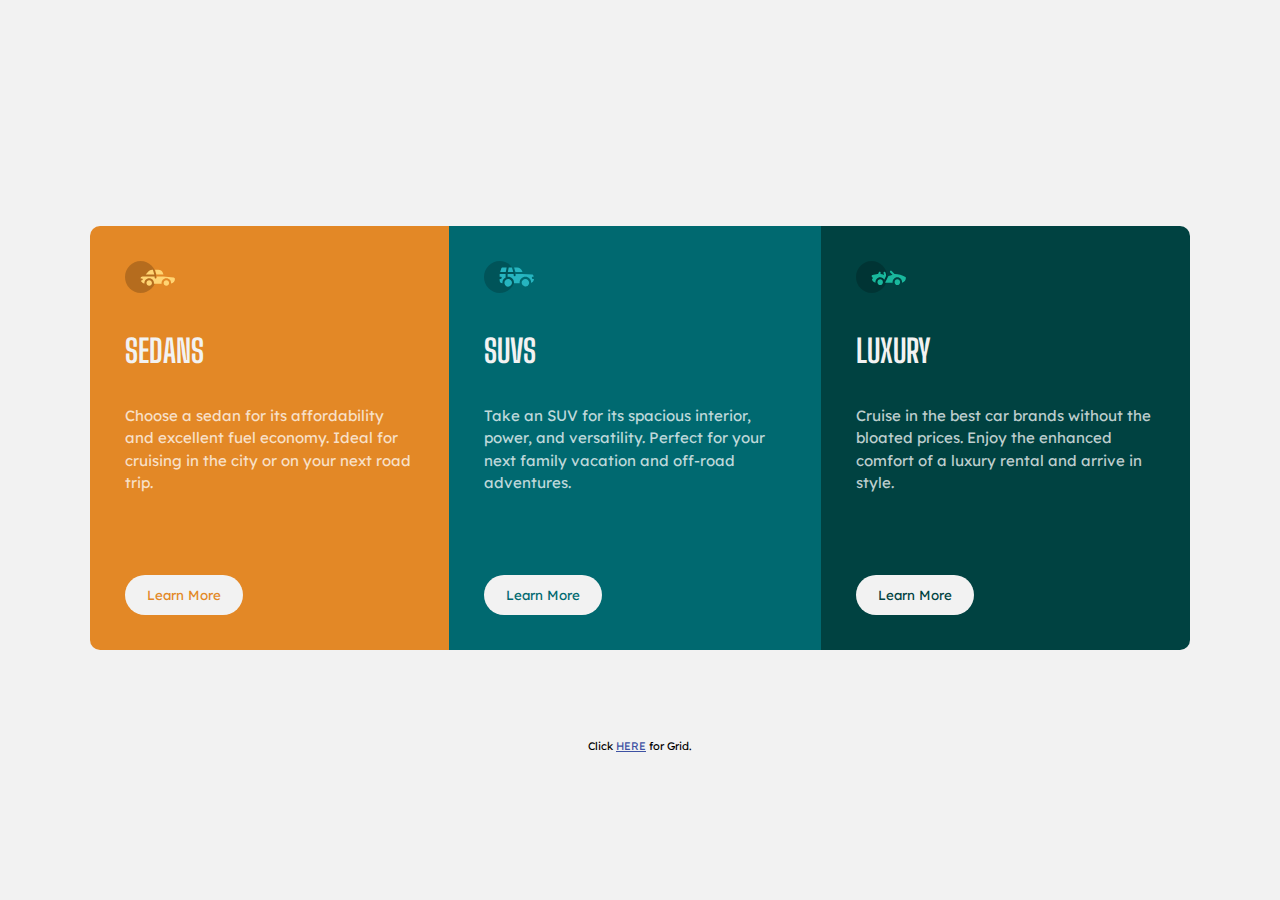
<file: CSS Flebox and Grid Layout/index.html>
<!DOCTYPE html>
<html lang="en">
  <head>
    <meta charset="UTF-8" />
    <meta http-equiv="X-UA-Compatible" content="IE=edge" />
    <meta name="viewport" content="width=device-width, initial-scale=1.0" />
    <title>Document</title>
    <link
      rel="icon"
      type="image/png"
      sizes="32x32"
      href="../images/favicon-32x32.png"
    />

    <title>Flexbox and Grid Layout A</title>
    <link rel="stylesheet" href="style.css" />
  </head>
  <body>
    <div class="container">
      <div class="whole-card">
        <div class="sedans card">
          <img src="./images/icon-sedans.svg" alt="sedan img" />
          <h1>Sedans</h1>
          <p>
            Choose a sedan for its affordability and excellent fuel economy.
            Ideal for cruising in the city or on your next road trip.
          </p>
          <button class="learn-more">Learn More</button>
        </div>
        <div class="suvs card">
          <img src="./images/icon-suvs.svg" alt="suv img" />
          <h1>SUVs</h1>
          <p>
            Take an SUV for its spacious interior, power, and versatility.
            Perfect for your next family vacation and off-road adventures.
          </p>
          <button class="learn-more">Learn More</button>
        </div>
        <div class="luxury card">
          <img src="./images/icon-luxury.svg" alt="luxury img" />
          <h1>Luxury</h1>
          <p>
            Cruise in the best car brands without the bloated prices. Enjoy the
            enhanced comfort of a luxury rental and arrive in style.
          </p>
          <button class="learn-more">Learn More</button>
        </div>
      </div>
      <div class="second-page">
        Click
        <a href="grid.html" target="_blank">HERE</a> for Grid.
      </div>
    </div>
  </body>
</html>
</file>
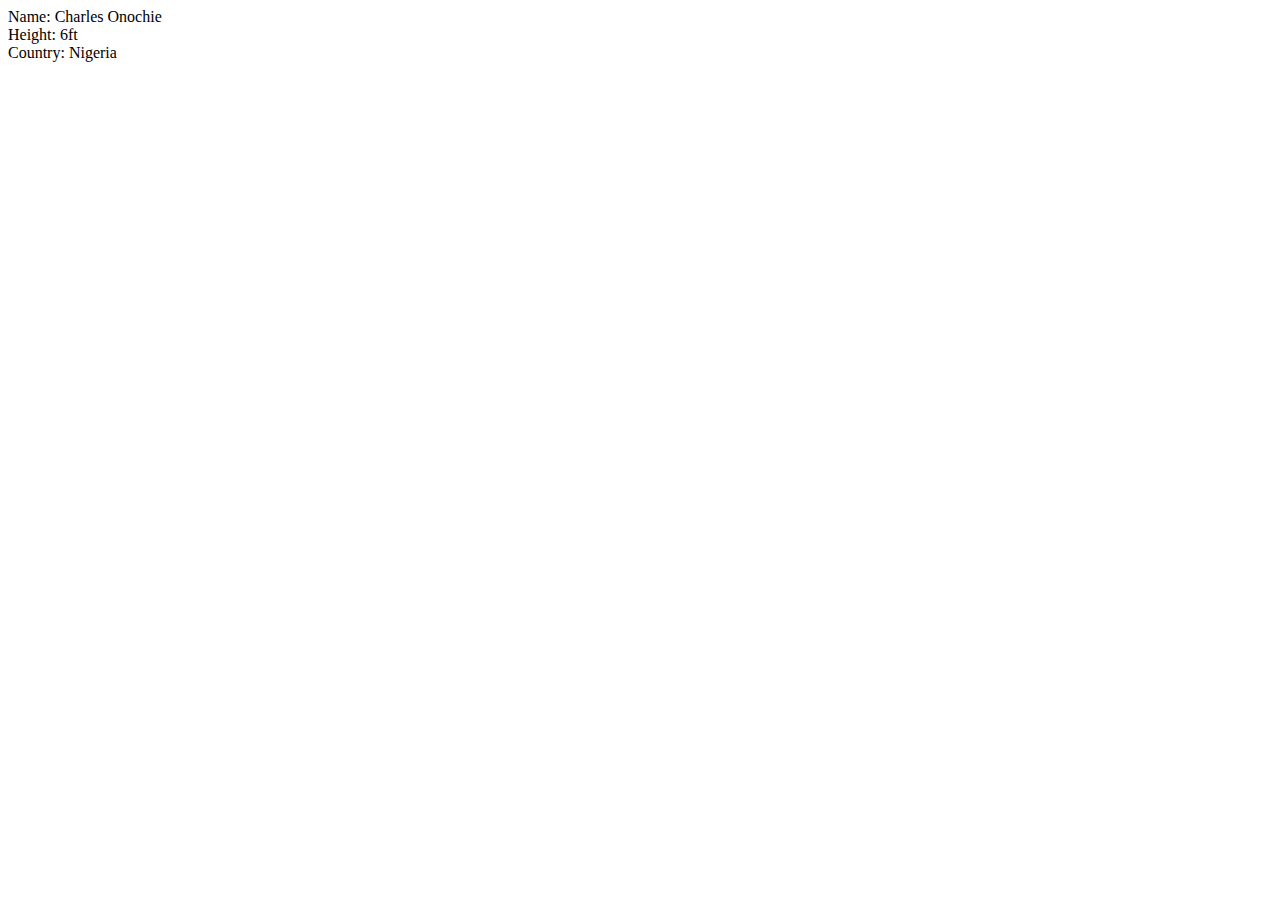
<file: Javascript Name/index.html>
<!DOCTYPE html>
<html lang="en">
  <head>
    <meta charset="UTF-8" />
    <meta http-equiv="X-UA-Compatible" content="IE=edge" />
    <meta name="viewport" content="width=device-width, initial-scale=1.0" />
    <title>JavaScript</title>
  </head>
  <body>
    <script src="index.js"></script>
  </body>
</html>
</file>
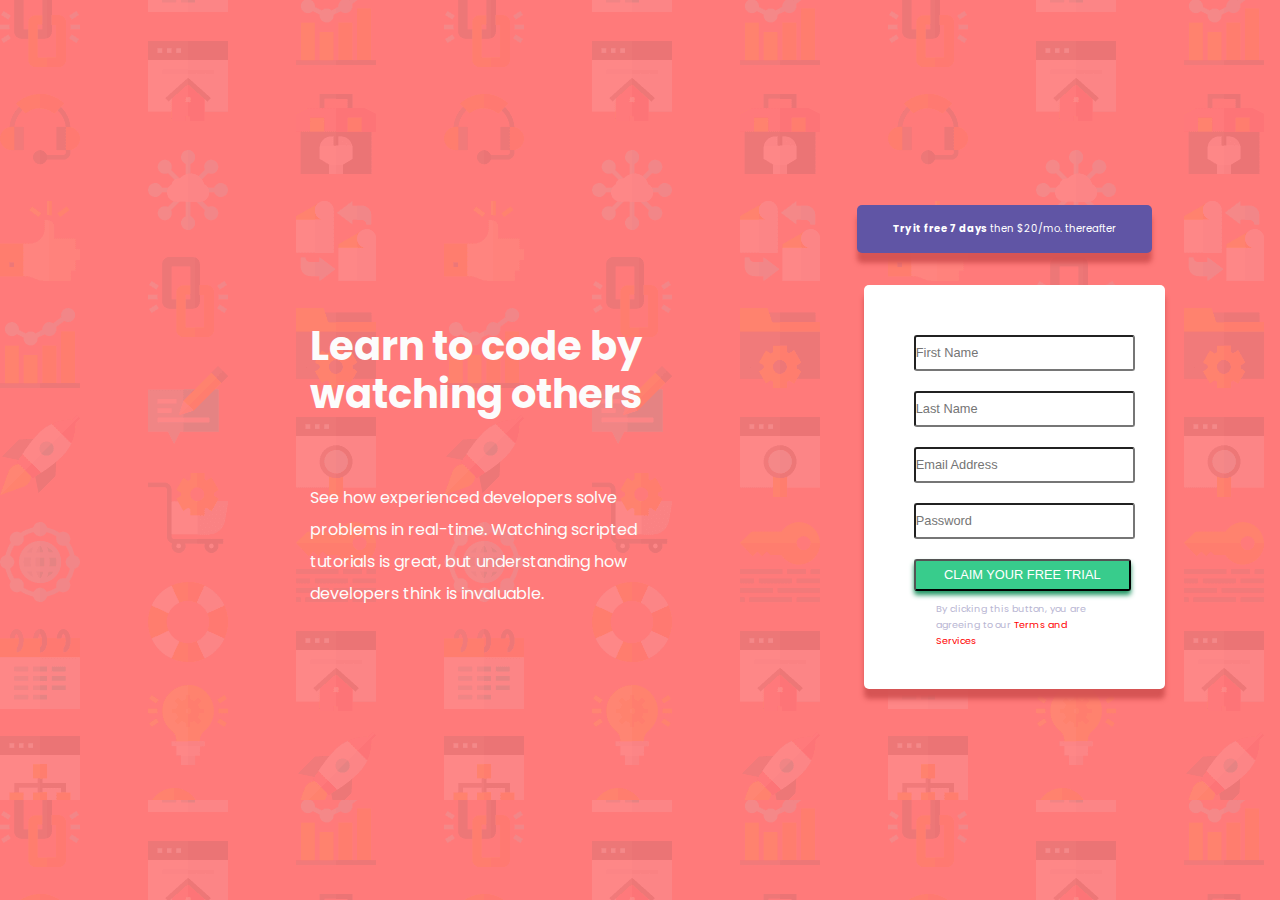
<file: Registration form/index.html>
<!DOCTYPE html>
<html lang="en">
  <head>
    <meta charset="UTF-8" />
    <meta http-equiv="X-UA-Compatible" content="IE=edge" />
    <meta name="viewport" content="width=device-width, initial-scale=1.0" />
    <title>Responsive Registration form</title>
    <link rel="stylesheet" href="styles.css" />
    <link rel="preconnect" href="https://fonts.gstatic.com" />
    <link
      href="https://fonts.googleapis.com/css2?family=Poppins:wght@400;500;600;700&display=swap"
      rel="stylesheet"
    />
  </head>
  <body>
    <main class="my-container">
      <div class="top-content">
        <h1>Learn to code by watching others</h1>
        <p>
          See how experienced developers solve problems in real-time. Watching
          scripted tutorials is great, but understanding how developers think is
          invaluable.
        </p>
      </div>
      <div class="mid-content">
        <p class="try-free">
          <strong>Try it free 7 days</strong> then $20/mo. thereafter
        </p>
        <br />
        <form action="#">
          <input type="text" placeholder="First Name" required /><br />
          <input type="text" placeholder="Last Name" required /><br />
          <input type="email" placeholder="Email Address" required /><br />
          <input type="password" placeholder="Password" required /><br />
          <input
            type="button"
            placeholder="button"
            value="CLAIM YOUR FREE TRIAL"
            class="form-button"
          />
          <br />
          <p class="agree">
            By clicking this button, you are agreeing to our
            <span class="terms">Terms and Services</span>
          </p>
        </form>
      </div>
    </main>
  </body>
</html>
</file>
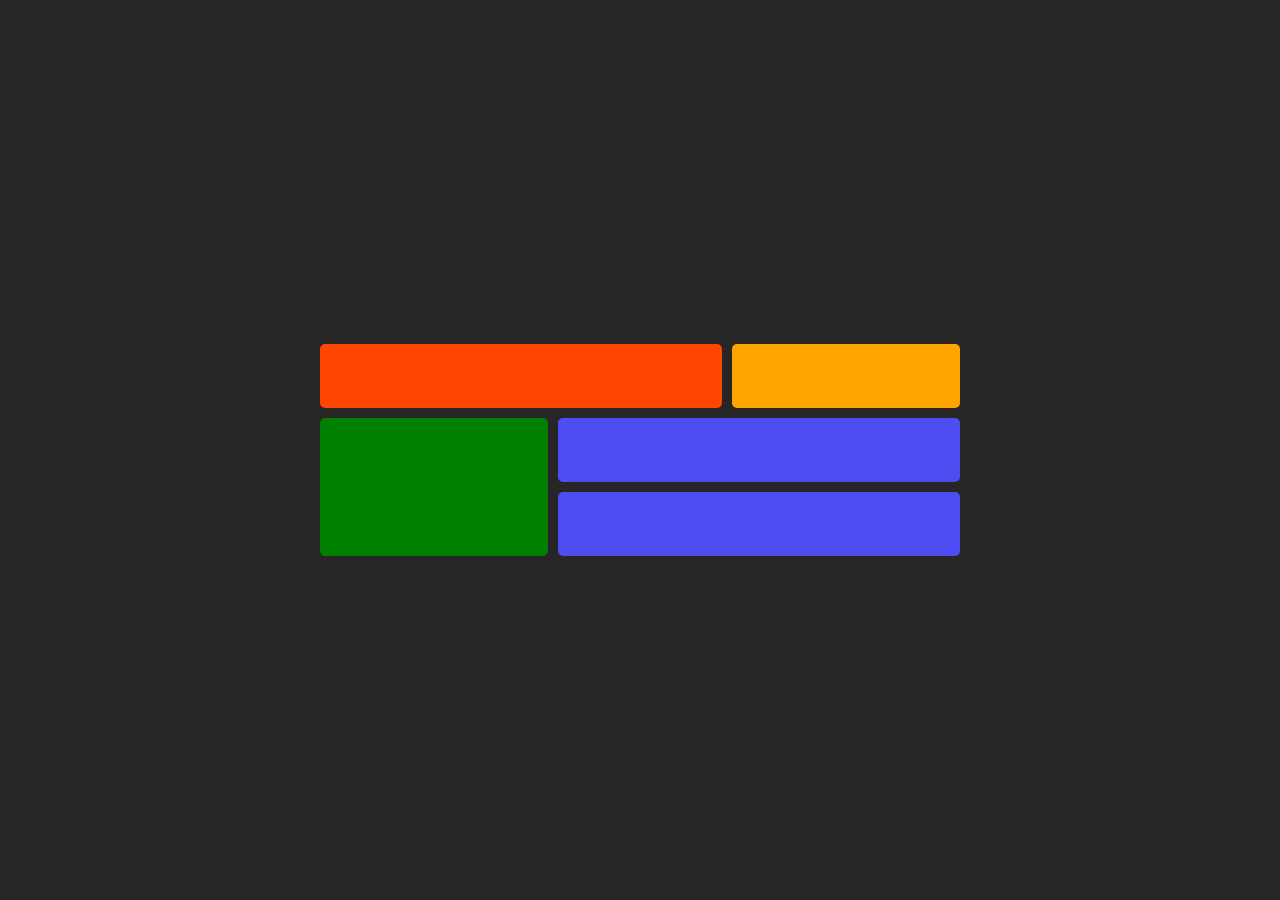
<file: CSS Flebox and Grid Layout/grid.html>
<!DOCTYPE html>
<html lang="en">
  <head>
    <meta charset="UTF-8" />
    <meta http-equiv="X-UA-Compatible" content="IE=edge" />
    <meta name="viewport" content="width=device-width, initial-scale=1.0" />
    <title>Grid Layout</title>
    <link rel="stylesheet" href="grid.css" />
  </head>
  <body>
    <main>
      <div class="item-a"></div>
      <div class="item-b"></div>
      <div class="item-c"></div>
      <div class="item-d"></div>
      <div class="item-e"></div>
    </main>
  </body>
</html>
</file>
<file: CSS Flebox and Grid Layout/style.css>
@import url("https://fonts.googleapis.com/css2?family=Big+Shoulders+Display:wght@700&family=Lexend+Deca&display=swap");

* {
  margin: 0;
  padding: 0;
  font-family: "Lexend Deca", sans-serif;
}
.attribution {
  font-size: 11px;
  text-align: center;
  color: black;
  padding-bottom: 10px;
}
.attribution a {
  color: hsl(228, 45%, 44%);
}
body {
  background-color: hsl(0, 0%, 95%);
  color: hsla(0, 0%, 100%, 0.75);
}
p {
  font-size: 15px;
  padding-bottom: 35px;
  line-height: 1.5;
}

h1 {
  color: hsl(0, 0%, 95%);
  font-family: "Big Shoulders Display", cursive;
  text-transform: uppercase;
  padding-bottom: 35px;
}

img {
  object-fit: contain;
  width: 50px;
  padding: 35px 0px;
}

.container {
  display: flex;
  flex-direction: column;
  justify-content: center;
  align-items: center;
  min-height: 100vh;
}
.whole-card {
  display: flex;
  flex-direction: column;
  margin: 7%;
}
.card {
  padding: 0px 35px;
}

.sedans {
  background-color: hsl(31, 77%, 52%);
  border-radius: 10px 10px 0 0;
}
.sedans button {
  color: hsl(31, 77%, 52%);
}
.suvs {
  background-color: hsl(184, 100%, 22%);
}
.suvs button {
  color: hsl(184, 100%, 22%);
}
.luxury {
  background-color: hsl(179, 100%, 13%);
  border-radius: 0px 0px 10px 10px;
}
.luxury button {
  color: hsl(179, 100%, 13%);
}
.learn-more {
  padding: 10px 20px;
  border-radius: 50px;
  border: 2px solid transparent;
  margin-bottom: 35px;
  background-color: hsl(0, 0%, 95%);
}
.learn-more:hover {
  border: 2px solid hsl(0, 0%, 95%);
  background-color: transparent;
  color: hsl(0, 0%, 95%);
  cursor: pointer;
}


@media screen and (min-width: 800px) {
  .whole-card {
    flex-direction: row;
    margin: 7%;
    max-width: 1100px;
  }
  .sedans {
    border-radius: 10px 0px 0 10px;
  }
  .luxury {
    border-radius: 0px 10px 10px 0px;
  }
  p {
    padding-bottom: 80px;
  }
}

.second-page {
  font-size: 11px;
  text-align: center;
  color: black;
  padding-bottom: 10px;
}
.second-page a {
  color: hsl(228, 45%, 44%);
}
</file>
<file: Registration form/styles.css>
*{
    margin:0;
    padding: 0;
}
body{
    background-color: hsl(0, 100%, 74%);
    background-image: url('bg-intro-desktop.png');
    
    

}

main{
    box-sizing: border-box;
    width: 80%;
    height: 100vh;
    margin: auto;
    align-items: center;
    /* justify-content: center; */
    display: flex;
}

.my-container{
    font-family: 'Poppins', sans-serif;
    /* width: 50%; */
    color: hsl(0, 0%, 99%);
    


}
    .top-content h1 {
        margin: 4rem auto 2rem auto;
        font-size: 40px;
        width: 50%;
        line-height: 3rem;
    }

    .top-content p {
        width: 50%;
        margin: 4rem auto 2rem auto;
        /* font-size: 1.2rem; */
        /* padding-bottom: 10px; */
        line-height: 2rem;
        
    }



.try-free {
    padding: 1rem;
    margin: auto;
    font-size:x-small;
    background-color: hsl(248, 32%, 49%);
    width: auto;
    border-radius: 5px;
    color: white;
    line-height:normal;
    text-align: center;
    box-shadow: 0px 10px 5px 0px rgba(210, 80, 80, 0.9);
}

form{
    padding: 2.5rem;
    background-color: white;
    width:75%;
    height: 100%;
    margin: 7px;
    color: black;
    box-shadow: 0px 10px 5px 0px rgba(210, 80, 80, 0.9);
    border-radius: 5px;
    
}

input {
    border-radius: 3px;
    width: 98%;
    margin: 10px;
    height: 2rem;
    /* margin: 0 auto; */
    /* color: hsl(246, 25%, 77%); */
    outline: none;
    font-size: 0.8rem;
    /* align-items: center; */
    
}




.form-button{
    background-color: hsl(154, 59%, 51%);
    color: white;
    box-shadow: 0px 4px 5px 0px hsl(154, 63%, 36%);

}

.form-button:hover {
    background-color: hsl(154, 71%, 50%);
}




.terms{
    color: red;
}

.agree {
    color: hsl(246, 25%, 77%);
    font-size: 0.6rem;
    line-height: 1rem;
    margin: 0 2rem;
}

@media screen and (max-width: 375px) {
    .my-container {
        width: 600px;
    }
}
</file>
<file: CSS Flebox and Grid Layout/grid.css>
*{
    margin: 0;
    padding: 0;

}

body{
    background-color: rgb(39, 37, 37);
    display: flex;
    place-items: center;
    min-height: 100vh;
}
main{
    display: grid;
    
    grid-template-areas:
    'a a b'
    'a a b'
    'c d d'
    'c e e'
    ;
    gap: 10px;
    width: 50%;
    margin: auto;
}

main div {
    padding: 2em;
    text-align: center;
    border-radius: 5px;


}
.item-a {
    background-color: orangered;
    grid-area: a;
}

.item-b {
    background-color: orange;
    grid-area: b;
}

.item-c {
    background-color: green;
    grid-area: c;
}

.item-d {
    background-color: rgb(77, 77, 241);
    grid-area: d;
}

.item-e {
    background-color: rgb(77, 77, 241);
    grid-area: e;
}
</file>
